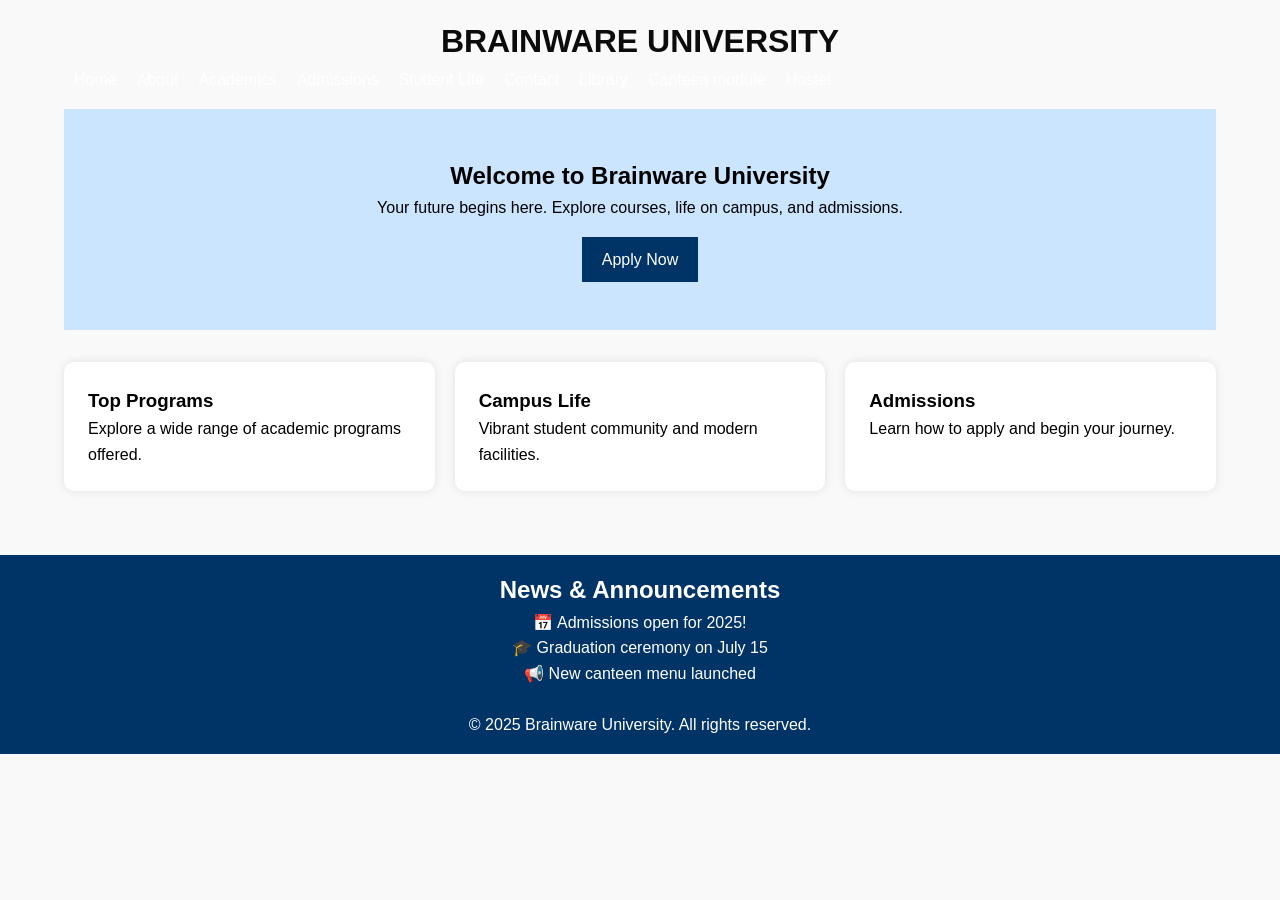
<file: index.html>
<!DOCTYPE html>
<html lang="en">
<head>
  <meta charset="UTF-8" />
  <meta name="viewport" content="width=device-width, initial-scale=1.0" />
  <title>STUDENT FORUM</title>
  <link rel="stylesheet" href="style.css" />  
    
</head>
<body>
  <header>
    <div class="container">
      <h1>BRAINWARE UNIVERSITY</h1>
      <nav id="navbar">
        <ul>
          <li><a href="index.html">Home</a></li>
          <li><a href="about.html">About</a></li>
          <li><a href="academics.html">Academics</a></li>
          <li><a href="admissions.html">Admissions</a></li>
          <li><a href="student life.html">Student Life</a></li>
          <li><a href="contact.html">Contact</a></li>
          <li><a href="library.html">Library</a></li>
          <li><a href="canteen module.html">Canteen module</a></li>
          <li><a href="hostel.html">Hostel</a></li>



        </ul>
        <button id="navToggle">☰</button>
      </nav>
    </div>
  </header>

  <main class="container">
    <section class="hero">
      <h2>Welcome to Brainware University</h2>
      <p>Your future begins here. Explore courses, life on campus, and admissions.</p>
      <a href="registration.html" class="btn">Apply Now</a>
      </a>
    </section>

    <section class="features">
      <div class="card">
        <h3>Top Programs</h3>
        <p>Explore a wide range of academic programs offered.</p>
      </div>
      <div class="card">
        <h3>Campus Life</h3>
        <p>Vibrant student community and modern facilities.</p>
      </div>
      <div class="card">
        <h3>Admissions</h3>
        <p>Learn how to apply and begin your journey.</p>
      </div>
    </section>
  </main>

  <footer>
    
    <div>
      <!-- News & Announcements -->
    <section class="section news">
      <h2>News & Announcements</h2>
      <ul>
          <li>📅 Admissions open for 2025!</li>
          <li>🎓 Graduation ceremony on July 15</li>
          <li>📢 New canteen menu launched</li>
      </ul>
    </section>
    </div>
    <div class="container">
      <p>&copy; 2025 Brainware University. All rights reserved.</p>

    </div>
  </footer>

  <script src="index.js"></script>
</body>
</html>
</file>
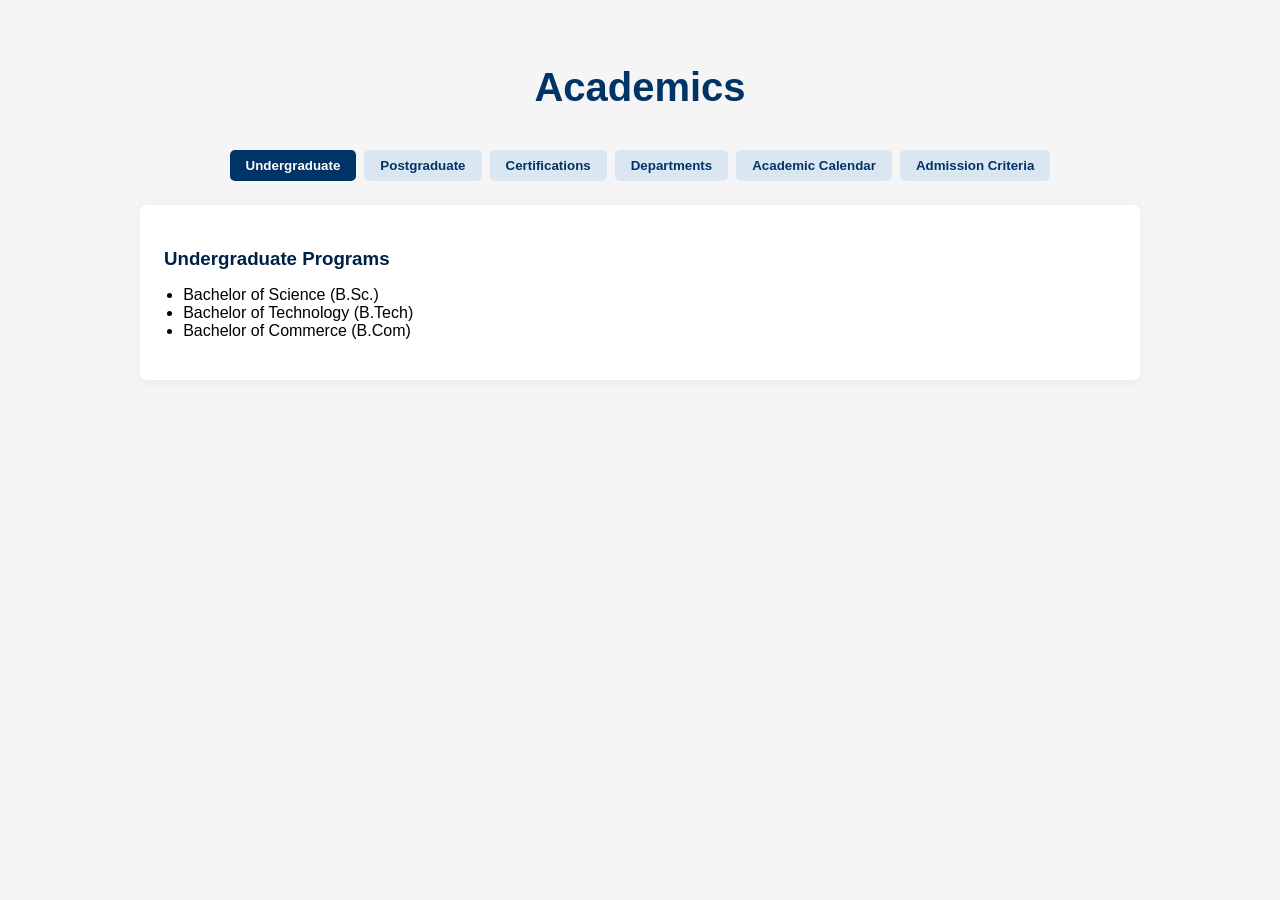
<file: academics.html>
<!DOCTYPE html>
<html lang="en">
<head>
  <meta charset="UTF-8" />
  <meta name="viewport" content="width=device-width, initial-scale=1.0"/>
  <title>Academics</title>
  <link rel="stylesheet" href="academics.css" />
</head>
<body>

<section class="academics-section" id="academics">
  <div class="container">
    <h2>Academics</h2>

    <!-- Tabs -->
    <div class="tabs">
      <button class="tab-btn active" data-tab="undergrad">Undergraduate</button>
      <button class="tab-btn" data-tab="postgrad">Postgraduate</button>
      <button class="tab-btn" data-tab="certifications">Certifications</button>
      <button class="tab-btn" data-tab="departments">Departments</button>
      <button class="tab-btn" data-tab="calendar">Academic Calendar</button>
      <button class="tab-btn" data-tab="criteria">Admission Criteria</button>
    </div>

    <!-- Tab Content -->
    <div class="tab-content">
      <div class="tab-panel active" id="undergrad">
        <h3>Undergraduate Programs</h3>
        <ul>
          <li>Bachelor of Science (B.Sc.)</li>
          <li>Bachelor of Technology (B.Tech)</li>
          <li>Bachelor of Commerce (B.Com)</li>
        </ul>
      </div>

      <div class="tab-panel" id="postgrad">
        <h3>Postgraduate Programs</h3>
        <ul>
          <li>Master of Science (M.Sc.)</li>
          <li>Master of Technology (M.Tech)</li>
          <li>Master of Business Administration (MBA)</li>
        </ul>
      </div>

      <div class="tab-panel" id="certifications">
        <h3>Certifications & Diplomas</h3>
        <ul>
          <li>Diploma in Data Analytics</li>
          <li>Certificate in Web Development</li>
          <li>PG Diploma in AI & ML</li>
        </ul>
      </div>

      <div class="tab-panel" id="departments">
        <h3>Departments</h3>
        <ul>
          <li>Department of Computer Science</li>
          <li>Department of Management</li>
          <li>Department of Humanities</li>
          <li>Department of Engineering</li>
        </ul>
      </div>

      <div class="tab-panel" id="calendar">
        <h3>Academic Calendar</h3>
        <p>View the academic year schedule including semester dates, holidays, and examination periods.</p>
        <a href="calendar.pdf" target="_blank">Download Academic Calendar (PDF)</a>
      </div>

      <div class="tab-panel" id="criteria">
        <h3>Admission Criteria</h3>
        <p>Undergraduate: 10+2 from recognized board with minimum 50% marks.</p>
        <p>Postgraduate: Bachelor's degree in relevant field with minimum 55% marks.</p>
      </div>
    </div>
  </div>
</section>

<script src="academics.js"></script>
</body>
</html>
</file>
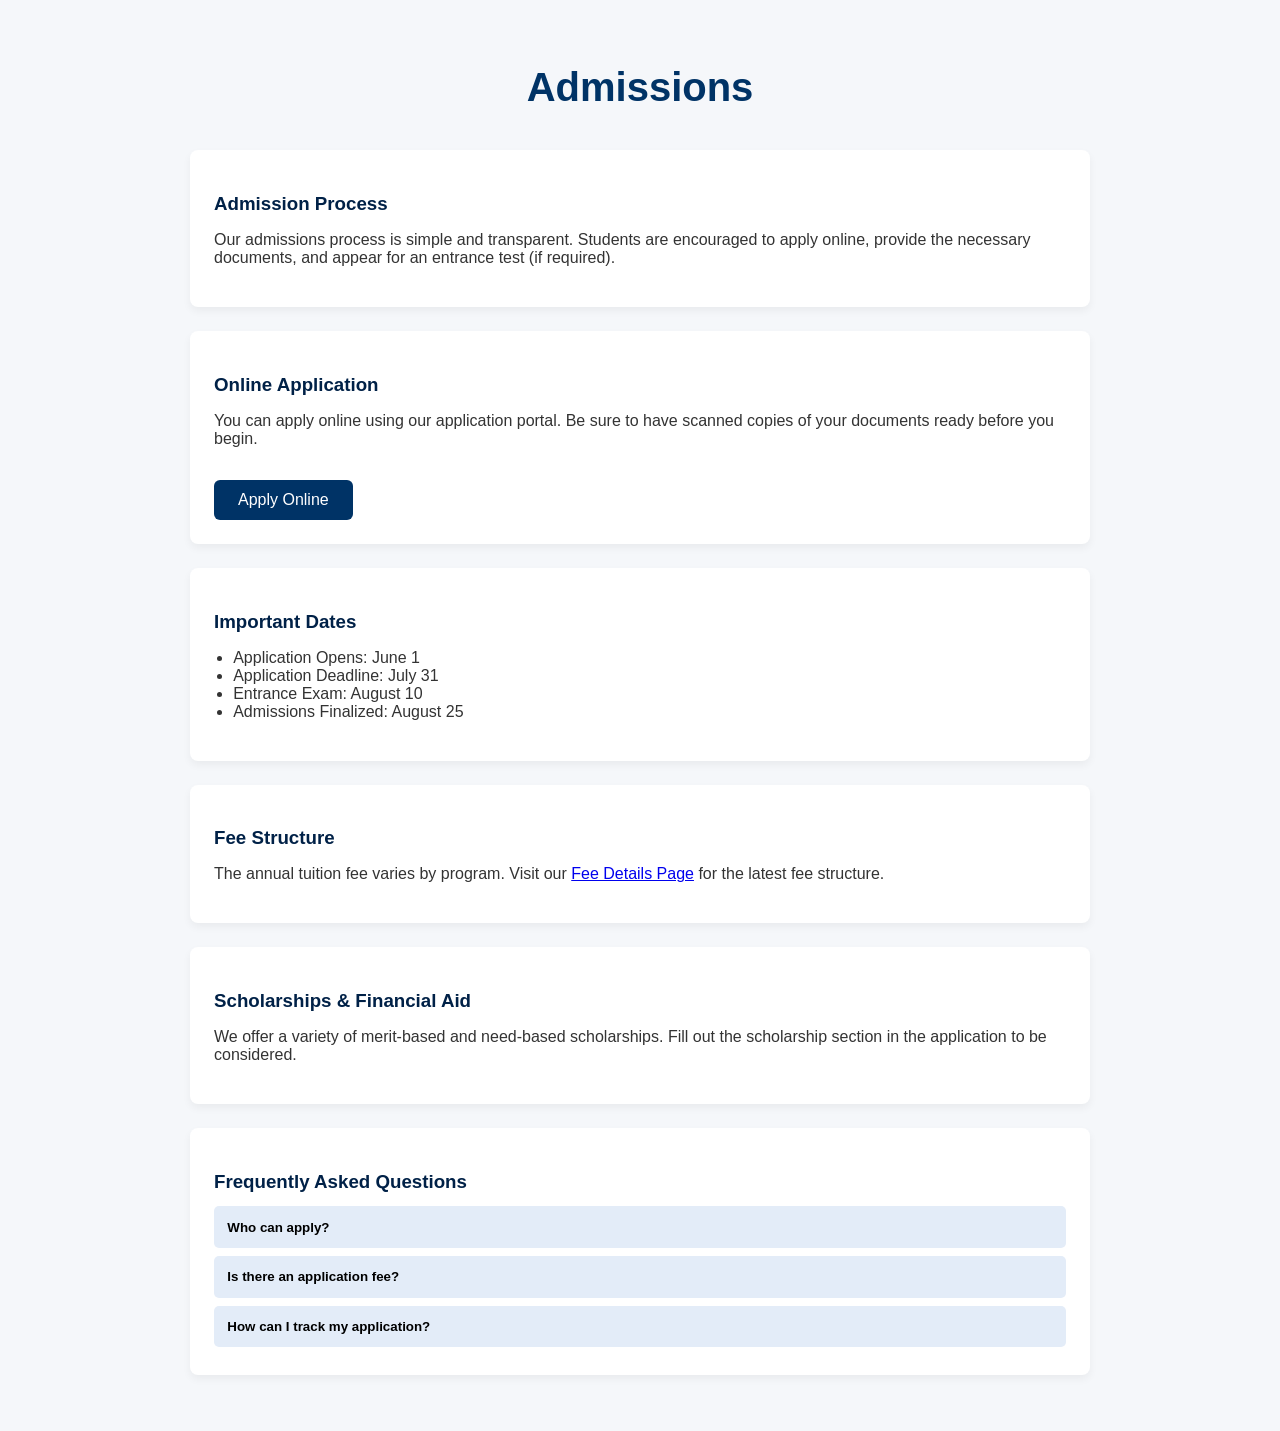
<file: admissions.html>
<!DOCTYPE html>
<html lang="en">
<head>
  <meta charset="UTF-8" />
  <meta name="viewport" content="width=device-width, initial-scale=1.0"/>
  <title>Admissions</title>
  <link rel="stylesheet" href="admission.css" />
</head>
<body>

<section class="admissions-section" id="admissions">
  <div class="container">
    <h2>Admissions</h2>

    <!-- Admission Process -->
    <div class="admission-block">
      <h3>Admission Process</h3>
      <p>Our admissions process is simple and transparent. Students are encouraged to apply online, provide the necessary documents, and appear for an entrance test (if required).</p>
    </div>

    <!-- Online Application Form -->
    <div class="admission-block">
      <h3>Online Application</h3>
      <p>You can apply online using our application portal. Be sure to have scanned copies of your documents ready before you begin.</p>
      <a href="application.html" class="btn">Apply Online</a>
    </div>

    <!-- Important Dates -->
    <div class="admission-block">
      <h3>Important Dates</h3>
      <ul>
        <li>Application Opens: June 1</li>
        <li>Application Deadline: July 31</li>
        <li>Entrance Exam: August 10</li>
        <li>Admissions Finalized: August 25</li>
      </ul>
    </div>

    <!-- Fee Structure -->
    <div class="admission-block">
      <h3>Fee Structure</h3>
      <p>The annual tuition fee varies by program. Visit our <a href="#">Fee Details Page</a> for the latest fee structure.</p>
    </div>

    <!-- Scholarships -->
    <div class="admission-block">
      <h3>Scholarships & Financial Aid</h3>
      <p>We offer a variety of merit-based and need-based scholarships. Fill out the scholarship section in the application to be considered.</p>
    </div>

    <!-- FAQs -->
    <div class="admission-block">
      <h3>Frequently Asked Questions</h3>
      <div class="faq">
        <div class="faq-item">
          <button class="faq-question">Who can apply?</button>
          <div class="faq-answer">Anyone who has completed the required qualifications for the program is eligible to apply.</div>
        </div>
        <div class="faq-item">
          <button class="faq-question">Is there an application fee?</button>
          <div class="faq-answer">Yes, a non-refundable fee of ₹500 is charged for each application.</div>
        </div>
        <div class="faq-item">
          <button class="faq-question">How can I track my application?</button>
          <div class="faq-answer">Once submitted, you can log into your applicant dashboard to view your application status.</div>
        </div>
      </div>
    </div>
  </div>
</section>

<script src="admission.js"></script>
</body>
</html>
</file>
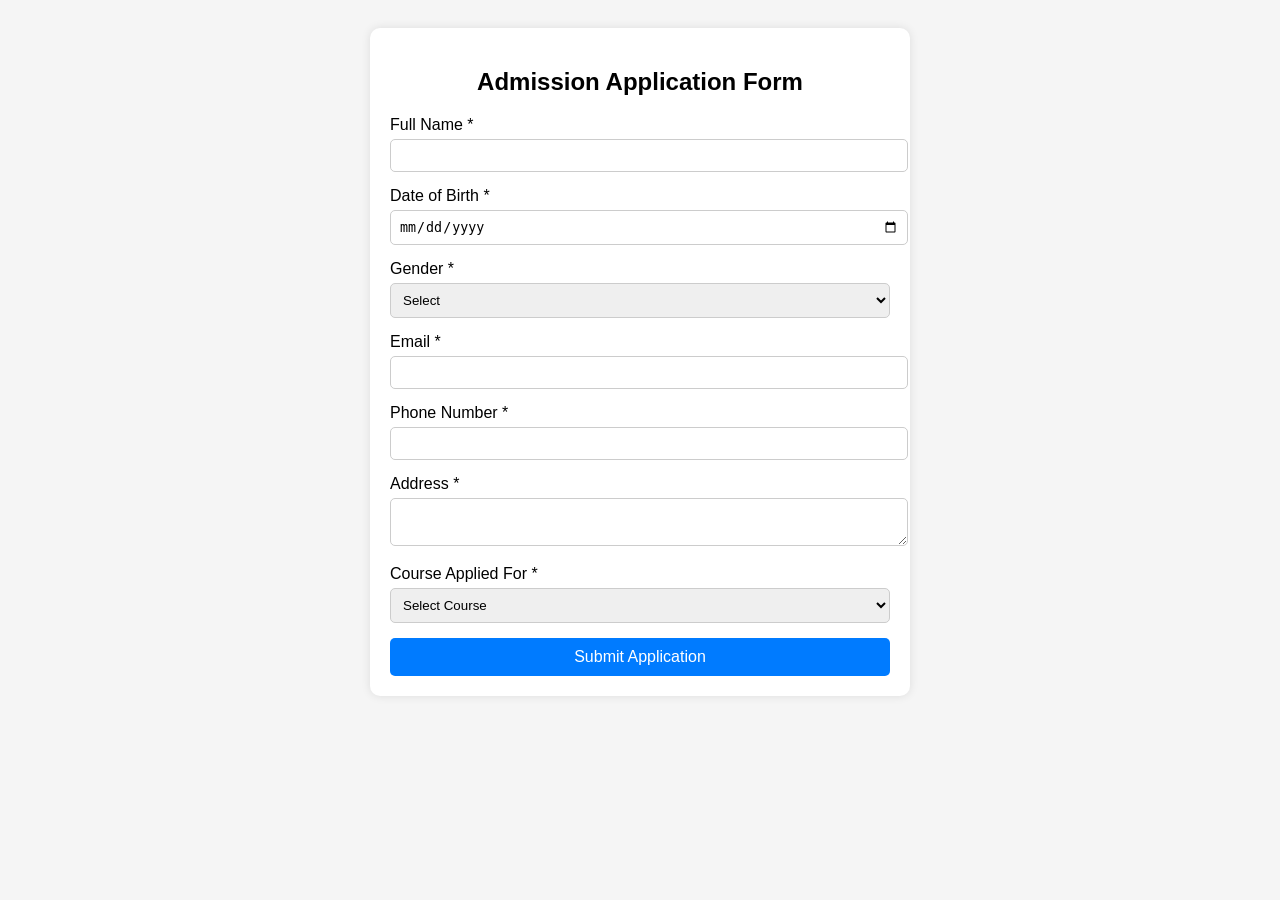
<file: application.html>
<!DOCTYPE html>
<html lang="en">
<head>
  <meta charset="UTF-8">
  <title>Admission Application Form</title>
  <link rel="stylesheet" href="application.css">
</head>
<body>
  <div class="form-container">
    <h2>Admission Application Form</h2>
    <form id="admissionForm">
      <div class="form-group">
        <label for="name">Full Name *</label>
        <input type="text" id="name" required>
      </div>
      <div class="form-group">
        <label for="dob">Date of Birth *</label>
        <input type="date" id="dob" required>
      </div>
      <div class="form-group">
        <label for="gender">Gender *</label>
        <select id="gender" required>
          <option value="">Select</option>
          <option value="Male">Male</option>
          <option value="Female">Female</option>
          <option value="Other">Other</option>
        </select>
      </div>
      <div class="form-group">
        <label for="email">Email *</label>
        <input type="email" id="email" required>
      </div>
      <div class="form-group">
        <label for="phone">Phone Number *</label>
        <input type="tel" id="phone" required>
      </div>
      <div class="form-group">
        <label for="address">Address *</label>
        <textarea id="address" required></textarea>
      </div>
      <div class="form-group">
        <label for="course">Course Applied For *</label>
        <select id="course" required>
          <option value="">Select Course</option>
          <option value="B.Sc">B.Sc</option>
          <option value="B.A">B.A</option>
          <option value="B.Com">B.Com</option>
          <option value="M.Sc">M.Sc</option>
          <option value="M.A">M.A</option>
        </select>
      </div>
      <button type="submit">Submit Application</button>
    </form>
  </div>

  <script src="application.js"></script>
</body>
</html>
</file>
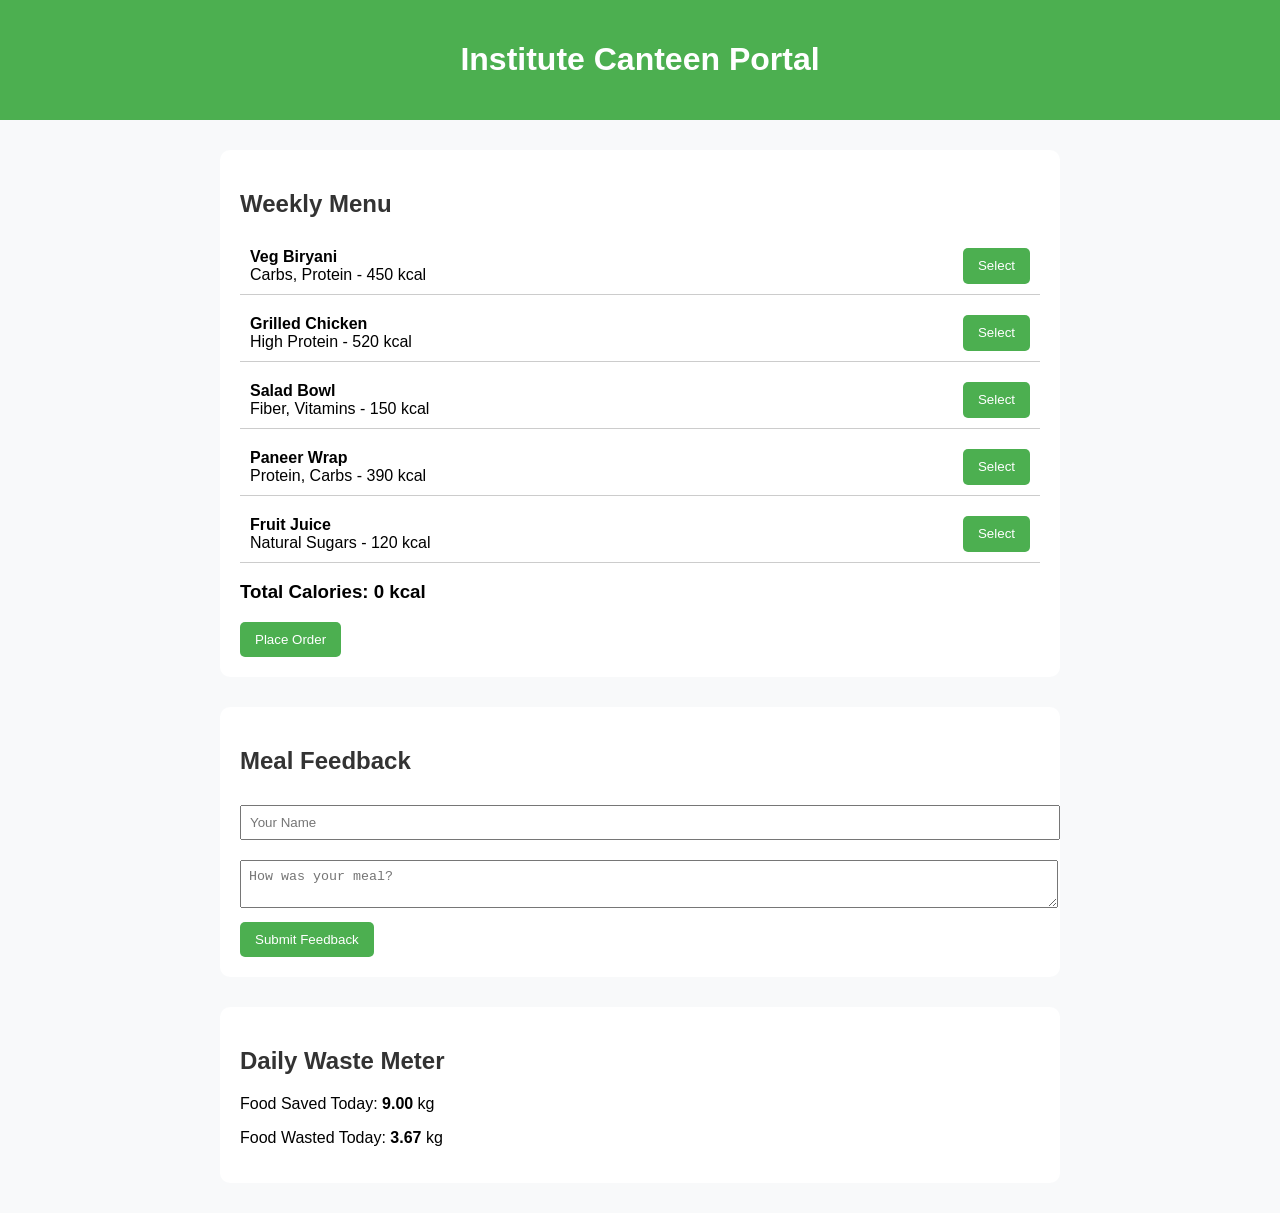
<file: canteen moudule.html>
<!DOCTYPE html>
<html lang="en">
<head>
  <meta charset="UTF-8" />
  <meta name="viewport" content="width=device-width, initial-scale=1.0"/>
  <title>Canteen Module</title>
  <link rel="stylesheet" href="canteen moudule.css" />
</head>
<body>
  <header>
    <h1>Institute Canteen Portal</h1>
  </header>

  <section id="menu-section">
    <h2>Weekly Menu</h2>
    <div id="menu-list"></div>
    <h3>Total Calories: <span id="totalCalories">0</span> kcal</h3>
    <button onclick="placeOrder()">Place Order</button>
  </section>

  <section id="feedback-section">
    <h2>Meal Feedback</h2>
    <form id="feedbackForm">
      <input type="text" placeholder="Your Name" required />
      <textarea placeholder="How was your meal?" required></textarea>
      <button type="submit">Submit Feedback</button>
    </form>
    <div id="feedbackMsg"></div>
  </section>

  <section id="waste-section">
    <h2>Daily Waste Meter</h2>
    <p>Food Saved Today: <strong id="savedFood">0</strong> kg</p>
    <p>Food Wasted Today: <strong id="wastedFood">0</strong> kg</p>
  </section>

  <script src="canteen moudule.js"></script>
</body>
</html>
</file>
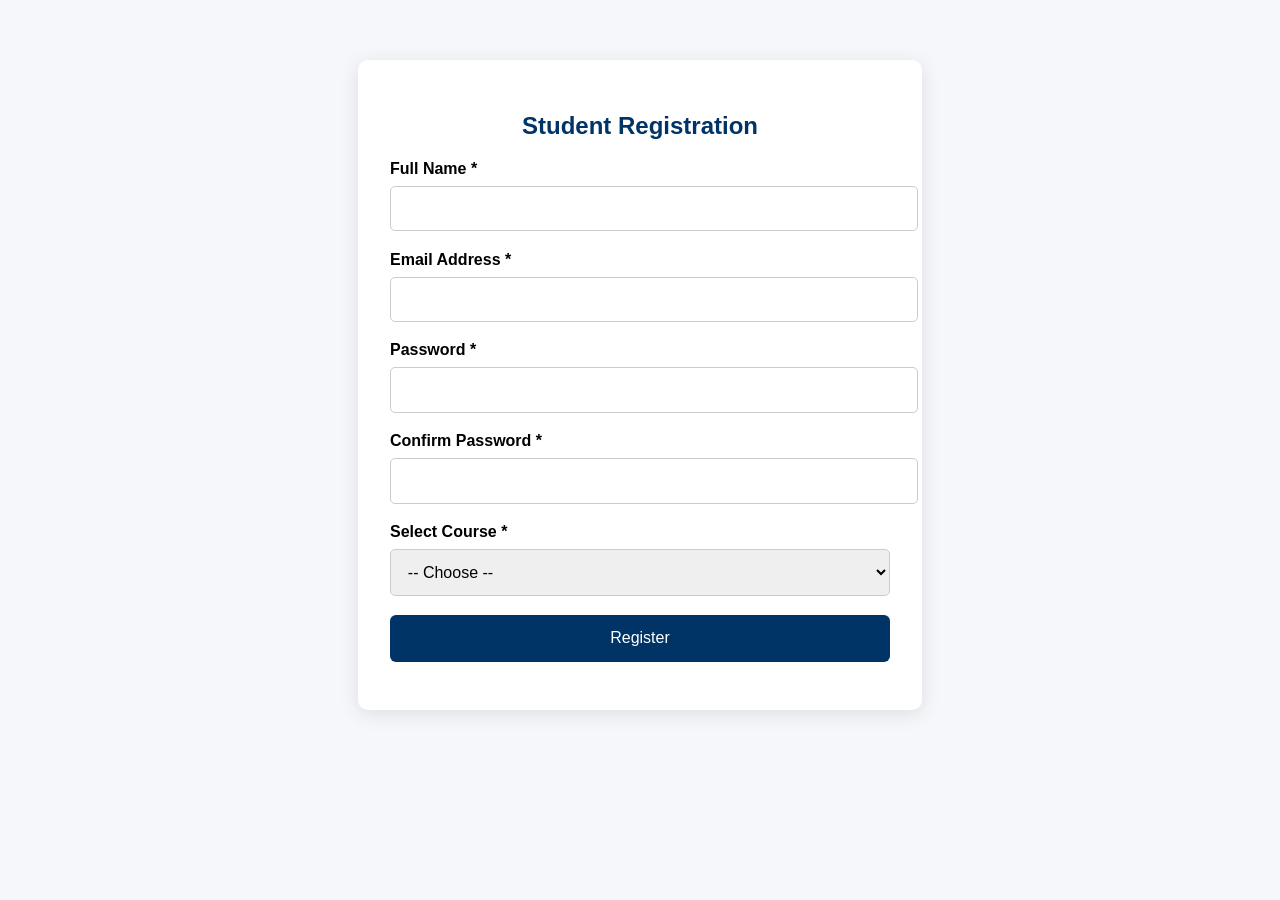
<file: registration.html>
<!DOCTYPE html>
<html lang="en">
<head>
  <meta charset="UTF-8" />
  <meta name="viewport" content="width=device-width, initial-scale=1.0"/>
  <title>Student Registration Form</title>
  <link rel="stylesheet" href="registration.css" />
</head>
<body>
  <section class="registration-form">
    <div class="container">
      <h2>Student Registration</h2>
      <form id="regForm">
        <div class="form-group">
          <label for="fullname">Full Name *</label>
          <input type="text" id="fullname" name="fullname" required />
        </div>

        <div class="form-group">
          <label for="email">Email Address *</label>
          <input type="email" id="email" name="email" required />
        </div>

        <div class="form-group">
          <label for="password">Password *</label>
          <input type="password" id="password" name="password" required />
        </div>

        <div class="form-group">
          <label for="confirmPassword">Confirm Password *</label>
          <input type="password" id="confirmPassword" name="confirmPassword" required />
        </div>

        <div class="form-group">
          <label for="course">Select Course *</label>
          <select id="course" name="course" required>
            <option value="">-- Choose --</option>
            <option value="btech">B.Tech</option>
            <option value="bsc">B.Sc</option>
            <option value="ba">B.A</option>
            <option value="mba">MBA</option>
          </select>
        </div>

        <button type="submit">Register</button>
        <p id="successMsg" class="success-message"></p>
      </form>
    </div>
  </section>

  <script src="registrtion.js"></script>
</body>
</html>
</file>
<file: style.css>
body{
	background: url('https://content3.jdmagicbox.com/comp/kolkata/x5/033pxx33.xx33.170401161158.e2x5/catalogue/brainware-university-barasat-kolkata-colleges-for-mlt-w62pr07p9e.jpg')fixed;
        background-size: cover;
    }
body{
     font-size:14px;
}

* 
{
    margin: 0;
    padding: 0;
    box-sizing: border-box;
  }
  
  body {
    font-family: 'Arial', sans-serif;
    line-height: 1.6;
    background-color: #f9f9f9;
  }
  
  .container {
    width: 90%;
    max-width: 1200px;
    margin: auto;
  }
  
  header {
    color: #0c0c0c;
    padding: 1em 0;
  }
  
  header h1 {
    text-align: center;
    
  }
  
  nav {
    display: flex;
    justify-content: space-between;
    align-items: center;
    flex-wrap: wrap;
  }
  
  nav ul {
    display: flex;
    list-style: none;
  }
  
  nav ul li {
    margin: 0 10px;
  }
  
  nav ul li a {
    color: #fff;
    text-decoration: none;
  }
  
  #navToggle {
    background: none;
    border: none;
    color: white;
    font-size: 24px;
    display: none;
  }
  
  .hero {
    background: #cce5ff;
    padding: 3em 0;
    text-align: center;
  }
  
  .btn {
    display: inline-block;
    padding: 10px 20px;
    background: #003366;
    color: #fff;
    text-decoration: none;
    margin-top: 1em;
  }
  
  .features {
    display: flex;
    justify-content: space-around;
    padding: 2em 0;
    gap: 20px;
  }
  
  .card {
    background: white;
    padding: 1.5em;
    border-radius: 10px;
    box-shadow: 0 0 10px rgba(0,0,0,0.1);
    flex: 1;
  }
  
  footer {
    background-color: #003366;
    color: #fff;
    text-align: center;
    padding: 1em 0;
    margin-top: 2em;
  }
  
  /* Responsive Nav */
  @media (max-width: 768px) {
    nav ul {
      flex-direction: column;
      display: none;
      width: 100%;
    }
  
    nav ul.show {
      display: block;
    }
  
    #navToggle {
      display: block;
    }
  }
</file>
<file: academics.css>
body {
  font-family: 'Segoe UI', sans-serif;
  margin: 0;
  background: #f5f5f5;
  padding: 0;
}

.container {
  max-width: 1000px;
  margin: auto;
  padding: 2em;
}

.academics-section h2 {
  text-align: center;
  font-size: 2.5em;
  color: #003366;
  margin-bottom: 1em;
}

/* Tabs */
.tabs {
  display: flex;
  flex-wrap: wrap;
  gap: 0.5em;
  justify-content: center;
  margin-bottom: 1.5em;
}

.tab-btn {
  padding: 0.6em 1.2em;
  border: none;
  background-color: #dbe6f3;
  color: #003366;
  font-weight: bold;
  border-radius: 5px;
  cursor: pointer;
  transition: background 0.3s;
}

.tab-btn.active,
.tab-btn:hover {
  background-color: #003366;
  color: white;
}

/* Tab Panels */
.tab-content .tab-panel {
  display: none;
  background: white;
  padding: 1.5em;
  border-radius: 6px;
  box-shadow: 0 2px 10px rgba(0,0,0,0.05);
}

.tab-content .tab-panel.active {
  display: block;
}

.tab-panel h3 {
  color: #002147;
  margin-bottom: 0.5em;
}

.tab-panel ul {
  padding-left: 1.2em;
}

.tab-panel a {
  display: inline-block;
  margin-top: 1em;
  color: #004a99;
  text-decoration: none;
}
</file>
<file: admission.css>
body {
    font-family: 'Segoe UI', sans-serif;
    margin: 0;
    background: #f5f7fa;
    padding: 0;
  }
  
  .container {
    max-width: 900px;
    margin: auto;
    padding: 2em;
  }
  
  .admissions-section h2 {
    text-align: center;
    font-size: 2.5em;
    color: #003366;
    margin-bottom: 1em;
  }
  
  .admission-block {
    background: #fff;
    padding: 1.5em;
    margin-bottom: 1.5em;
    border-radius: 8px;
    box-shadow: 0 4px 8px rgba(0,0,0,0.05);
  }
  
  .admission-block h3 {
    color: #002147;
    margin-bottom: 0.5em;
  }
  
  .admission-block p,
  .admission-block ul {
    font-size: 1em;
    color: #333;
  }
  
  .admission-block ul {
    padding-left: 1.2em;
  }
  
  a.btn {
    display: inline-block;
    margin-top: 1em;
    background-color: #003366;
    color: #fff;
    padding: 0.7em 1.5em;
    border-radius: 6px;
    text-decoration: none;
    transition: background 0.3s;
  }
  
  a.btn:hover {
    background-color: #004a99;
  }
  
  /* FAQ Styling */
  .faq-question {
    width: 100%;
    background: #e3ecf8;
    border: none;
    padding: 1em;
    text-align: left;
    font-weight: bold;
    cursor: pointer;
    border-radius: 5px;
    margin: 0.3em 0;
  }
  
  .faq-answer {
    display: none;
    padding: 0.8em;
    background: #f9f9f9;
    border-left: 4px solid #003366;
    border-radius: 0 5px 5px 5px;
    margin-bottom: 1em;
  }
</file>
<file: application.css>
body {
    font-family: Arial, sans-serif;
    background: #f5f5f5;
    padding: 20px;
  }
  
  .form-container {
    background: white;
    max-width: 500px;
    margin: auto;
    padding: 20px;
    border-radius: 10px;
    box-shadow: 0 0 10px rgba(0,0,0,0.1);
  }
  
  .form-container h2 {
    text-align: center;
  }
  
  .form-group {
    margin-bottom: 15px;
  }
  
  label {
    display: block;
    margin-bottom: 5px;
  }
  
  input, select, textarea {
    width: 100%;
    padding: 8px;
    border-radius: 5px;
    border: 1px solid #ccc;
  }
  
  button {
    background-color: #007BFF;
    color: white;
    padding: 10px;
    border: none;
    width: 100%;
    border-radius: 5px;
    font-size: 16px;
  }
  
  button:hover {
    background-color: #0056b3;
  }
</file>
<file: canteen moudule.css>
body {
    font-family: Arial, sans-serif;
    background-color: #f8f9fa;
    margin: 0;
    padding: 0;
  }
  
  header {
    background-color: #4caf50;
    color: white;
    text-align: center;
    padding: 20px;
  }
  
  section {
    max-width: 800px;
    margin: 30px auto;
    background: white;
    padding: 20px;
    border-radius: 10px;
  }
  
  h2 {
    color: #333;
  }
  
  .menu-item {
    display: flex;
    justify-content: space-between;
    margin: 10px 0;
    padding: 10px;
    border-bottom: 1px solid #ccc;
  }
  
  button {
    background: #4caf50;
    color: white;
    border: none;
    padding: 10px 15px;
    border-radius: 5px;
    cursor: pointer;
  }
  
  button:hover {
    background-color: #45a049;
  }
  
  input, textarea {
    width: 100%;
    margin: 10px 0;
    padding: 8px;
  }
</file>
<file: registration.css>
body {
    font-family: Arial, sans-serif;
    background-color: #f5f7fb;
    margin: 0;
    padding: 0;
  }
  
  .registration-form {
    max-width: 500px;
    margin: 60px auto;
    background: white;
    padding: 2em;
    border-radius: 10px;
    box-shadow: 0 4px 20px rgba(0,0,0,0.1);
  }
  
  h2 {
    text-align: center;
    color: #003366;
  }
  
  .form-group {
    margin-bottom: 1.2em;
  }
  
  label {
    display: block;
    margin-bottom: 0.5em;
    font-weight: 600;
  }
  
  input, select {
    width: 100%;
    padding: 0.8em;
    font-size: 1em;
    border: 1px solid #ccc;
    border-radius: 5px;
  }
  
  button {
    width: 100%;
    padding: 0.9em;
    background-color: #003366;
    color: white;
    font-size: 1em;
    border: none;
    border-radius: 6px;
    cursor: pointer;
  }
  
  button:hover {
    background-color: #00509e;
  }
  
  .success-message {
    text-align: center;
    color: green;
    margin-top: 1em;
  }
</file>
